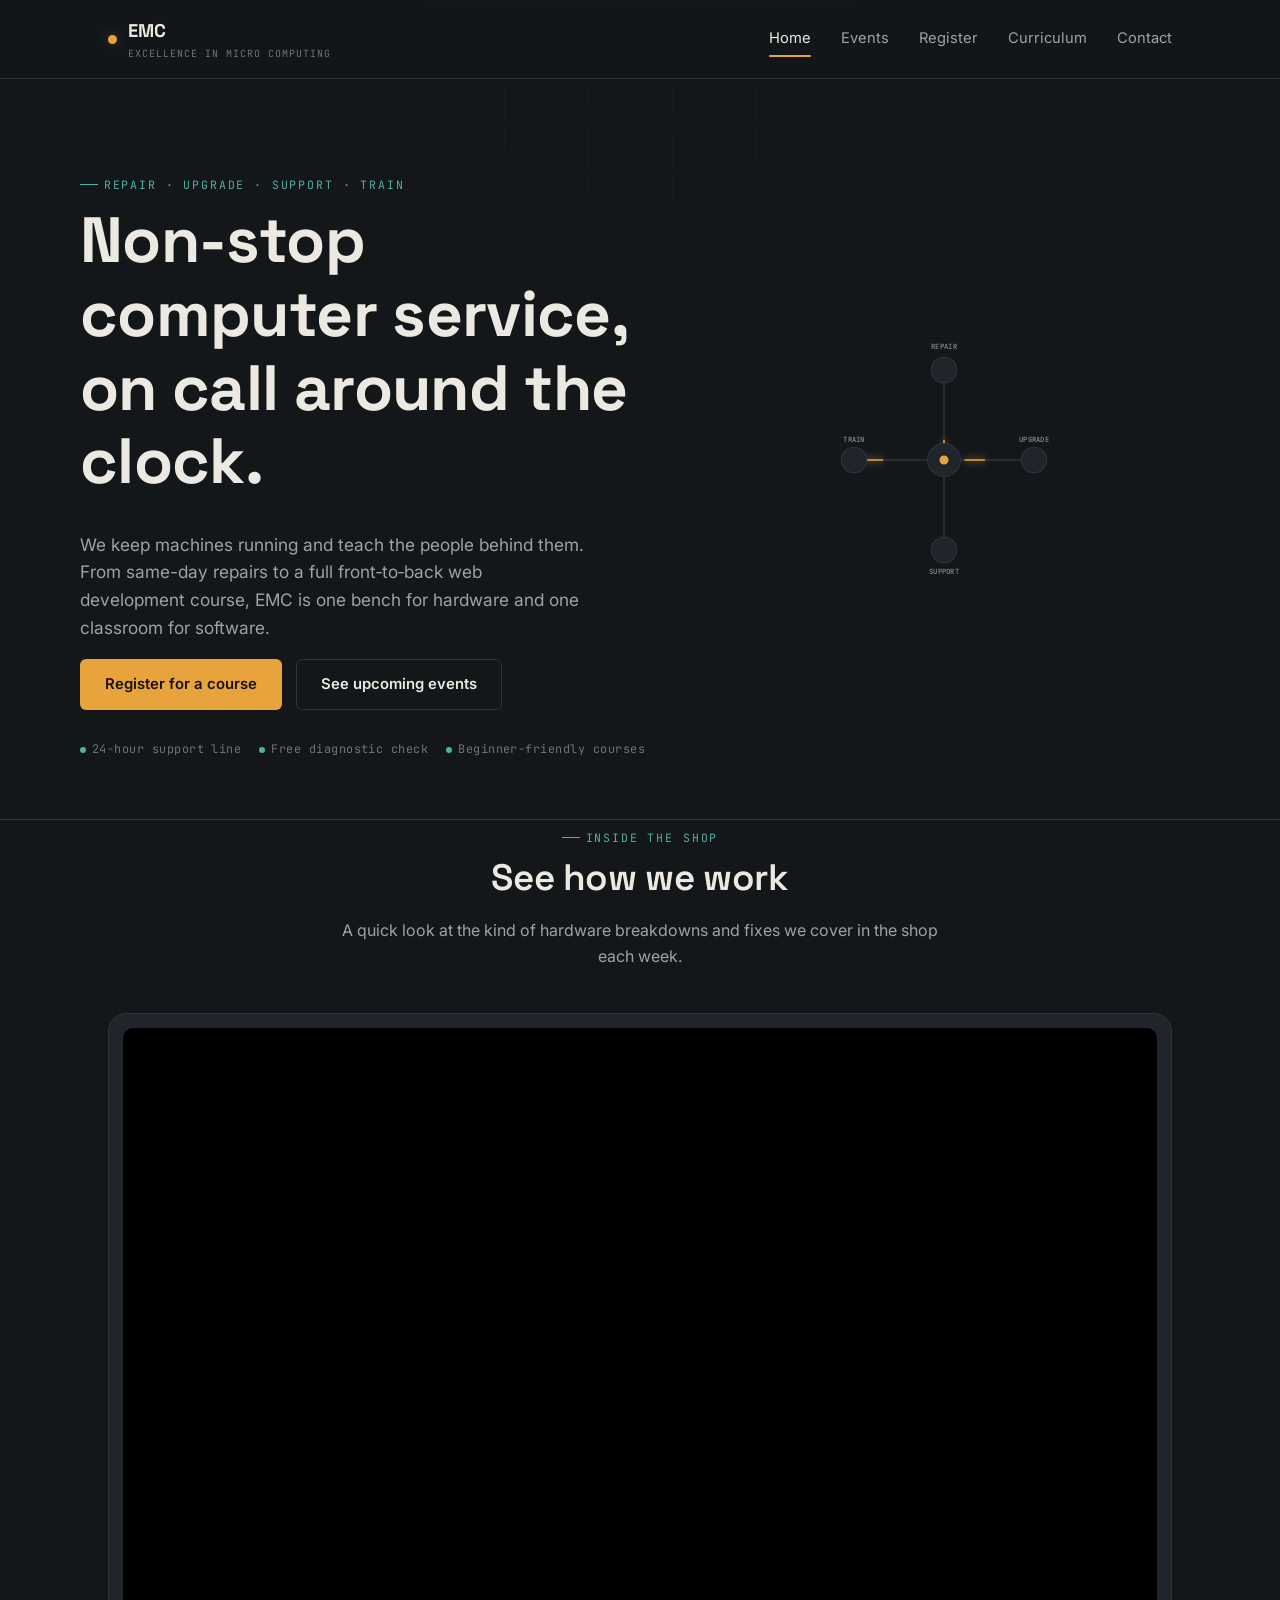
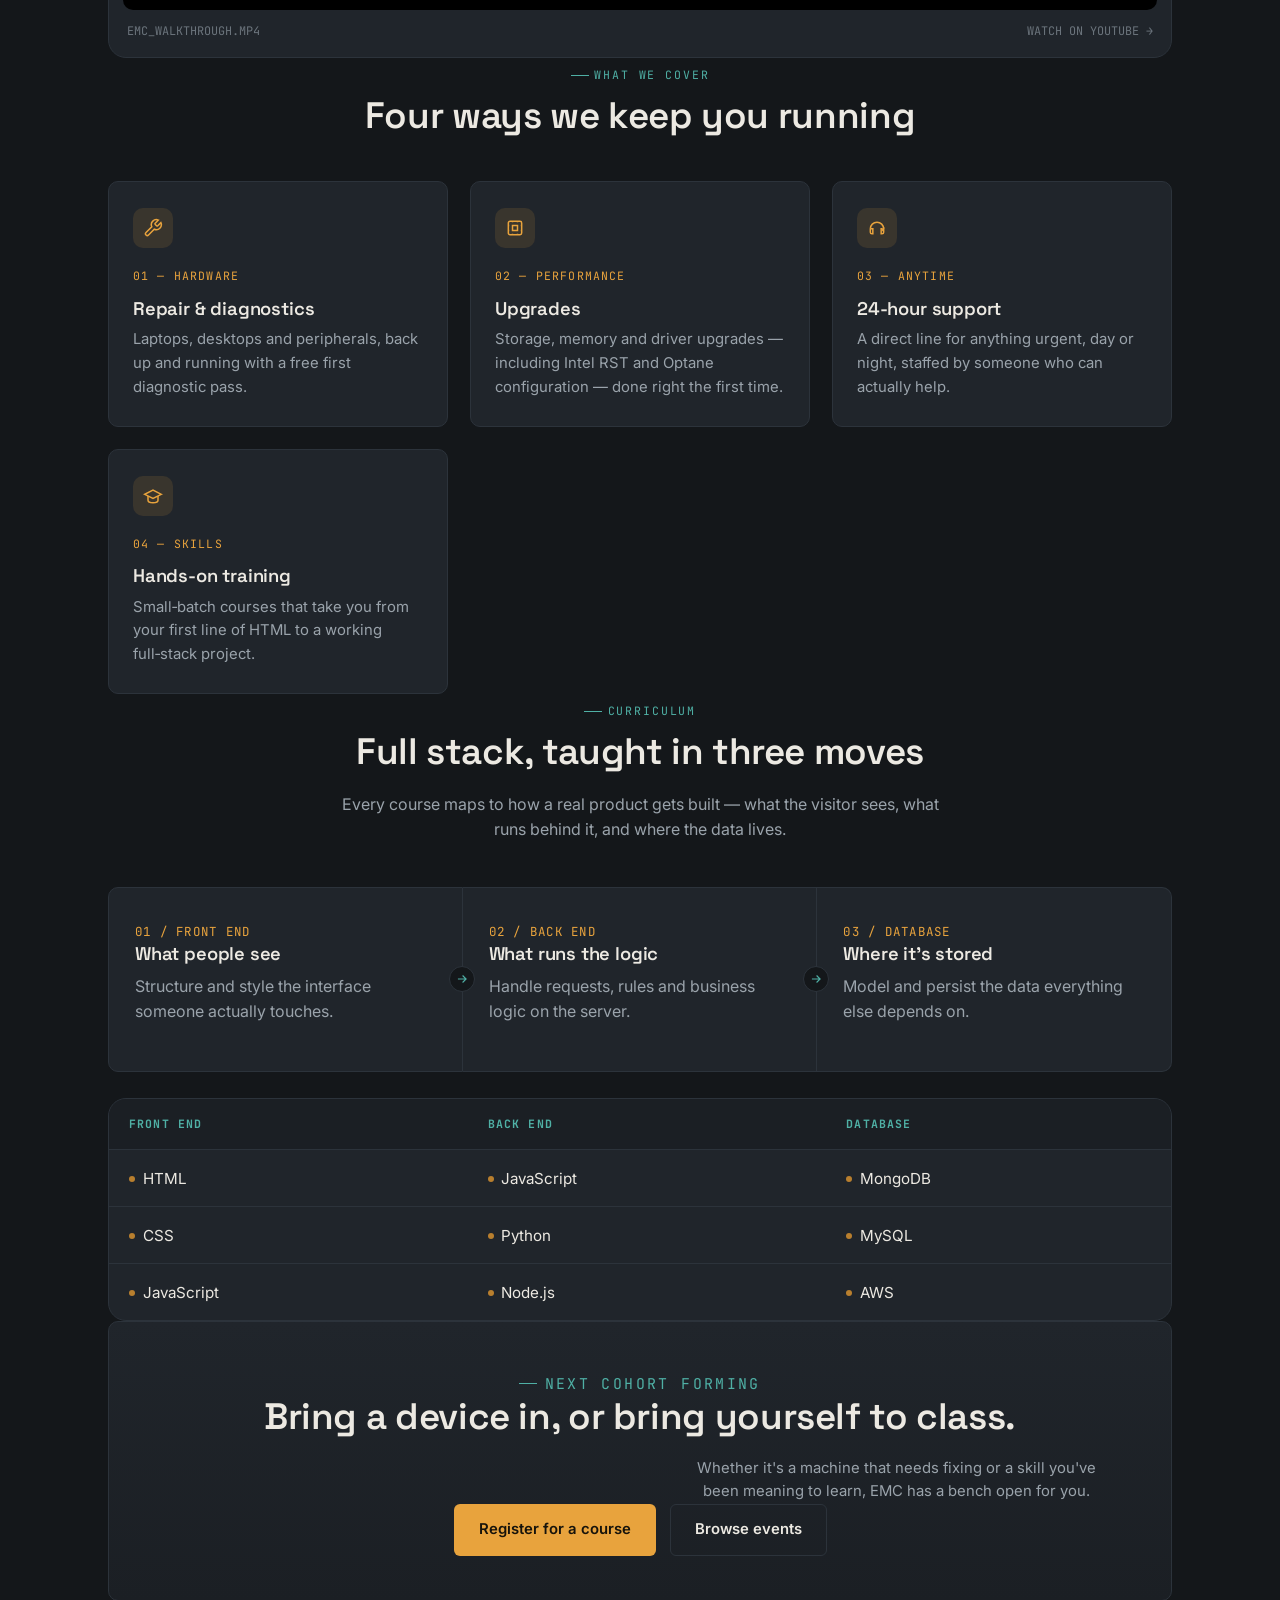
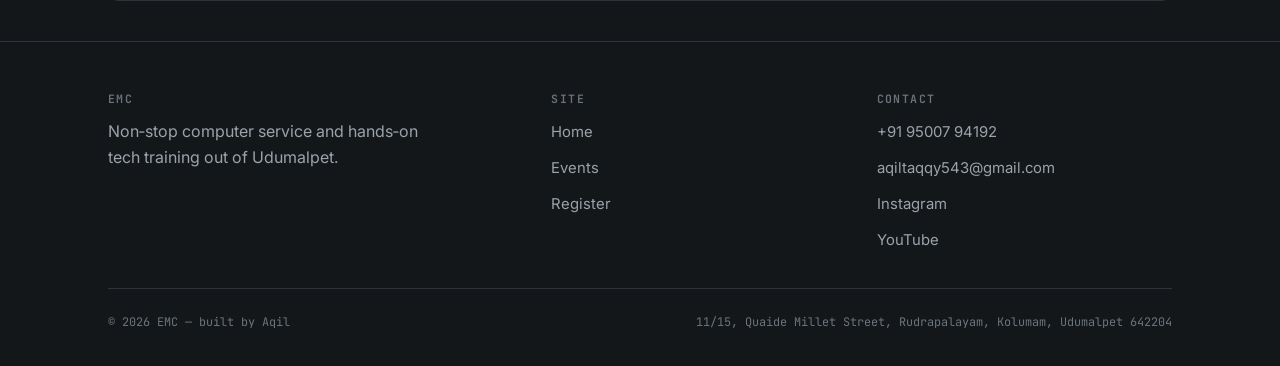
<file: index.html>
<!DOCTYPE html>
<html lang="en">
<head>
<meta charset="UTF-8">
<meta name="viewport" content="width=device-width, initial-scale=1.0">
<title>EMC — Excellence in Micro Computing</title>
<meta name="description" content="24-hour computer repair, upgrades and hands-on tech training.">
<link rel="preconnect" href="https://fonts.googleapis.com">
<link href="https://fonts.googleapis.com/css2?family=Space+Grotesk:wght@500;600;700&family=Inter:wght@400;500;600&family=JetBrains+Mono:wght@400;500&display=swap" rel="stylesheet">
<link rel="stylesheet" href="style.css">
</head>
<body>

<header class="site-header">
  <nav class="nav">
    <a href="index.html" class="brand">
      <span class="dot"></span>
      <span>EMC<small>EXCELLENCE&nbsp;IN&nbsp;MICRO&nbsp;COMPUTING</small></span>
    </a>
    <ul class="nav-links">
      <li><a href="index.html" class="active">Home</a></li>
      <li><a href="event.html">Events</a></li>
      <li><a href="register.html">Register</a></li>
      <li><a href="#stack">Curriculum</a></li>
      <li><a href="#contact">Contact</a></li>
    </ul>
    <button class="nav-toggle" aria-label="Toggle menu" aria-expanded="false">
      <svg viewBox="0 0 24 24" fill="none" stroke="currentColor" stroke-width="2"><path d="M3 6h18M3 12h18M3 18h18"/></svg>
    </button>
  </nav>
</header>

<main>
  <!-- HERO -->
  <section class="hero container">
    <div>
      <p class="eyebrow">Repair &middot; Upgrade &middot; Support &middot; Train</p>
      <h1>Non‑stop computer service, on call around the clock.</h1>
      <p class="lede">We keep machines running and teach the people behind them. From same-day repairs to a full front‑to‑back web development course, EMC is one bench for hardware and one classroom for software.</p>
      <div class="btn-row">
        <a class="btn btn-primary" href="register.html">Register for a course</a>
        <a class="btn btn-ghost" href="event.html">See upcoming events</a>
      </div>
      <div class="hero-badges">
        <span><i class="pip"></i>24‑hour support line</span>
        <span><i class="pip"></i>Free diagnostic check</span>
        <span><i class="pip"></i>Beginner‑friendly courses</span>
      </div>
    </div>

    <div class="circuit-wrap" aria-hidden="true">
      <svg viewBox="0 0 400 400">
        <path class="trace-line" d="M200,200 L200,80 L200,200 L320,200 L200,200 L200,320 L200,200 L80,200 L200,200" />
        <path class="trace-pulse" d="M200,200 L200,80 L200,200 L320,200 L200,200 L200,320 L200,200 L80,200 L200,200" />

        <circle class="node" cx="200" cy="200" r="22"/>
        <circle class="node-core" cx="200" cy="200" r="6"/>

        <circle class="node" cx="200" cy="80" r="17"/>
        <circle class="node-pulse" cx="200" cy="80" r="16"/>
        <text class="node-label" x="200" y="52" text-anchor="middle">Repair</text>

        <circle class="node" cx="320" cy="200" r="17"/>
        <circle class="node-pulse" cx="320" cy="200" r="16"/>
        <text class="node-label" x="320" y="176" text-anchor="middle">Upgrade</text>

        <circle class="node" cx="200" cy="320" r="17"/>
        <circle class="node-pulse" cx="200" cy="320" r="16"/>
        <text class="node-label" x="200" y="352" text-anchor="middle">Support</text>

        <circle class="node" cx="80" cy="200" r="17"/>
        <circle class="node-pulse" cx="80" cy="200" r="16"/>
        <text class="node-label" x="80" y="176" text-anchor="middle">Train</text>
      </svg>
    </div>
  </section>

  <hr class="rule">

  <!-- VIDEO -->
  <section class="container">
    <div class="section-head">
      <p class="eyebrow">Inside the shop</p>
      <h2>See how we work</h2>
      <p>A quick look at the kind of hardware breakdowns and fixes we cover in the shop each week.</p>
    </div>
    <div class="media-frame">
      <div class="ratio">
        <iframe src="https://www.youtube.com/embed/Rb_Fq76Mh6w?si=xO8lwXDH2MADVSHw" title="EMC shop walkthrough" frameborder="0" allow="accelerometer; autoplay; clipboard-write; encrypted-media; gyroscope; picture-in-picture; web-share" referrerpolicy="strict-origin-when-cross-origin" allowfullscreen></iframe>
      </div>
      <div class="media-caption">
        <span>EMC_WALKTHROUGH.MP4</span>
        <span>WATCH ON YOUTUBE →</span>
      </div>
    </div>
  </section>

  <!-- SERVICES -->
  <section class="container">
    <div class="section-head">
      <p class="eyebrow">What we cover</p>
      <h2>Four ways we keep you running</h2>
    </div>
    <div class="grid-3">
      <div class="card">
        <div class="icon-badge">
          <svg viewBox="0 0 24 24" fill="none" stroke="currentColor" stroke-width="1.8"><path d="M14.7 6.3a1 1 0 0 0 0 1.4l1.6 1.6a1 1 0 0 0 1.4 0l3.77-3.77a6 6 0 0 1-7.94 7.94l-6.91 6.91a2.12 2.12 0 0 1-3-3l6.91-6.91a6 6 0 0 1 7.94-7.94l-3.76 3.76z"/></svg>
        </div>
        <span class="idx">01 — HARDWARE</span>
        <h3>Repair &amp; diagnostics</h3>
        <p>Laptops, desktops and peripherals, back up and running with a free first diagnostic pass.</p>
      </div>
      <div class="card">
        <div class="icon-badge">
          <svg viewBox="0 0 24 24" fill="none" stroke="currentColor" stroke-width="1.8"><rect x="4" y="4" width="16" height="16" rx="2"/><path d="M9 9h6v6H9z"/><path d="M4 9h1M4 15h1M19 9h1M19 15h1M9 4v1M15 4v1M9 19v1M15 19v1"/></svg>
        </div>
        <span class="idx">02 — PERFORMANCE</span>
        <h3>Upgrades</h3>
        <p>Storage, memory and driver upgrades — including Intel RST and Optane configuration — done right the first time.</p>
      </div>
      <div class="card">
        <div class="icon-badge">
          <svg viewBox="0 0 24 24" fill="none" stroke="currentColor" stroke-width="1.8"><path d="M4 13a8 8 0 0 1 16 0"/><path d="M4 13v4a2 2 0 0 0 2 2h1v-6H5a1 1 0 0 0-1 1z"/><path d="M20 13v4a2 2 0 0 1-2 2h-1v-6h1a1 1 0 0 1 1 1z"/></svg>
        </div>
        <span class="idx">03 — ANYTIME</span>
        <h3>24‑hour support</h3>
        <p>A direct line for anything urgent, day or night, staffed by someone who can actually help.</p>
      </div>
      <div class="card">
        <div class="icon-badge">
          <svg viewBox="0 0 24 24" fill="none" stroke="currentColor" stroke-width="1.8"><path d="M22 10 12 5 2 10l10 5 10-5Z"/><path d="M6 12v5c0 1.5 2.5 3 6 3s6-1.5 6-3v-5"/></svg>
        </div>
        <span class="idx">04 — SKILLS</span>
        <h3>Hands‑on training</h3>
        <p>Small‑batch courses that take you from your first line of HTML to a working full‑stack project.</p>
      </div>
    </div>
  </section>

  <!-- STACK / CURRICULUM -->
  <section class="container" id="stack">
    <div class="section-head">
      <p class="eyebrow">Curriculum</p>
      <h2>Full stack, taught in three moves</h2>
      <p>Every course maps to how a real product gets built — what the visitor sees, what runs behind it, and where the data lives.</p>
    </div>

    <div class="pipeline">
      <div class="stage">
        <span class="num">01 / FRONT END</span>
        <h3>What people see</h3>
        <p>Structure and style the interface someone actually touches.</p>
        <div class="arrow">
          <svg width="14" height="14" viewBox="0 0 24 24" fill="none" stroke="currentColor" stroke-width="2"><path d="M5 12h14M13 6l6 6-6 6"/></svg>
        </div>
      </div>
      <div class="stage">
        <span class="num">02 / BACK END</span>
        <h3>What runs the logic</h3>
        <p>Handle requests, rules and business logic on the server.</p>
        <div class="arrow">
          <svg width="14" height="14" viewBox="0 0 24 24" fill="none" stroke="currentColor" stroke-width="2"><path d="M5 12h14M13 6l6 6-6 6"/></svg>
        </div>
      </div>
      <div class="stage">
        <span class="num">03 / DATABASE</span>
        <h3>Where it's stored</h3>
        <p>Model and persist the data everything else depends on.</p>
        <div class="arrow"></div>
      </div>
    </div>

    <br>

    <div class="stack-wrap">
      <table class="stack">
        <thead>
          <tr><th>Front end</th><th>Back end</th><th>Database</th></tr>
        </thead>
        <tbody>
          <tr>
            <td><span class="tag">HTML</span></td>
            <td><span class="tag">JavaScript</span></td>
            <td><span class="tag">MongoDB</span></td>
          </tr>
          <tr>
            <td><span class="tag">CSS</span></td>
            <td><span class="tag">Python</span></td>
            <td><span class="tag">MySQL</span></td>
          </tr>
          <tr>
            <td><span class="tag">JavaScript</span></td>
            <td><span class="tag">Node.js</span></td>
            <td><span class="tag">AWS</span></td>
          </tr>
        </tbody>
      </table>
    </div>
  </section>

  <!-- CTA -->
  <section class="container">
    <div class="card" style="padding:44px; text-align:center; background:linear-gradient(180deg, var(--surface), var(--bg-elev));">
      <p class="eyebrow" style="justify-content:center;">Next cohort forming</p>
      <h2 style="max-width:34ch; margin-inline:auto;">Bring a device in, or bring yourself to class.</h2>
      <p style="max-width:46ch; margin-inline:auto 24px;">Whether it's a machine that needs fixing or a skill you've been meaning to learn, EMC has a bench open for you.</p>
      <div class="btn-row" style="justify-content:center;">
        <a class="btn btn-primary" href="register.html">Register for a course</a>
        <a class="btn btn-ghost" href="event.html">Browse events</a>
      </div>
    </div>
  </section>
</main>

<footer class="site-footer" id="contact">
  <div class="container">
    <div class="footer-grid">
      <div>
        <h4>EMC</h4>
        <p style="max-width:34ch;">Non‑stop computer service and hands‑on tech training out of Udumalpet.</p>
      </div>
      <div>
        <h4>Site</h4>
        <ul class="footer-links">
          <li><a href="index.html">Home</a></li>
          <li><a href="event.html">Events</a></li>
          <li><a href="register.html">Register</a></li>
        </ul>
      </div>
      <div>
        <h4>Contact</h4>
        <ul class="footer-links">
          <li><a href="tel:+919500794192">+91 95007 94192</a></li>
          <li><a href="mailto:aqiltaqqy543@gmail.com">aqiltaqqy543@gmail.com</a></li>
          <li><a href="https://www.instagram.com/_aqil__a/" target="_blank" rel="noopener">Instagram</a></li>
          <li><a href="https://www.youtube.com/watch?v=Rb_Fq76Mh6w" target="_blank" rel="noopener">YouTube</a></li>
        </ul>
      </div>
    </div>
    <div class="footer-bottom">
      <span>© 2026 EMC — built by Aqil</span>
      <span>11/15, Quaide Millet Street, Rudrapalayam, Kolumam, Udumalpet 642204</span>
    </div>
  </div>
</footer>

<script src="script.js"></script>
</body>
</html>
</file>
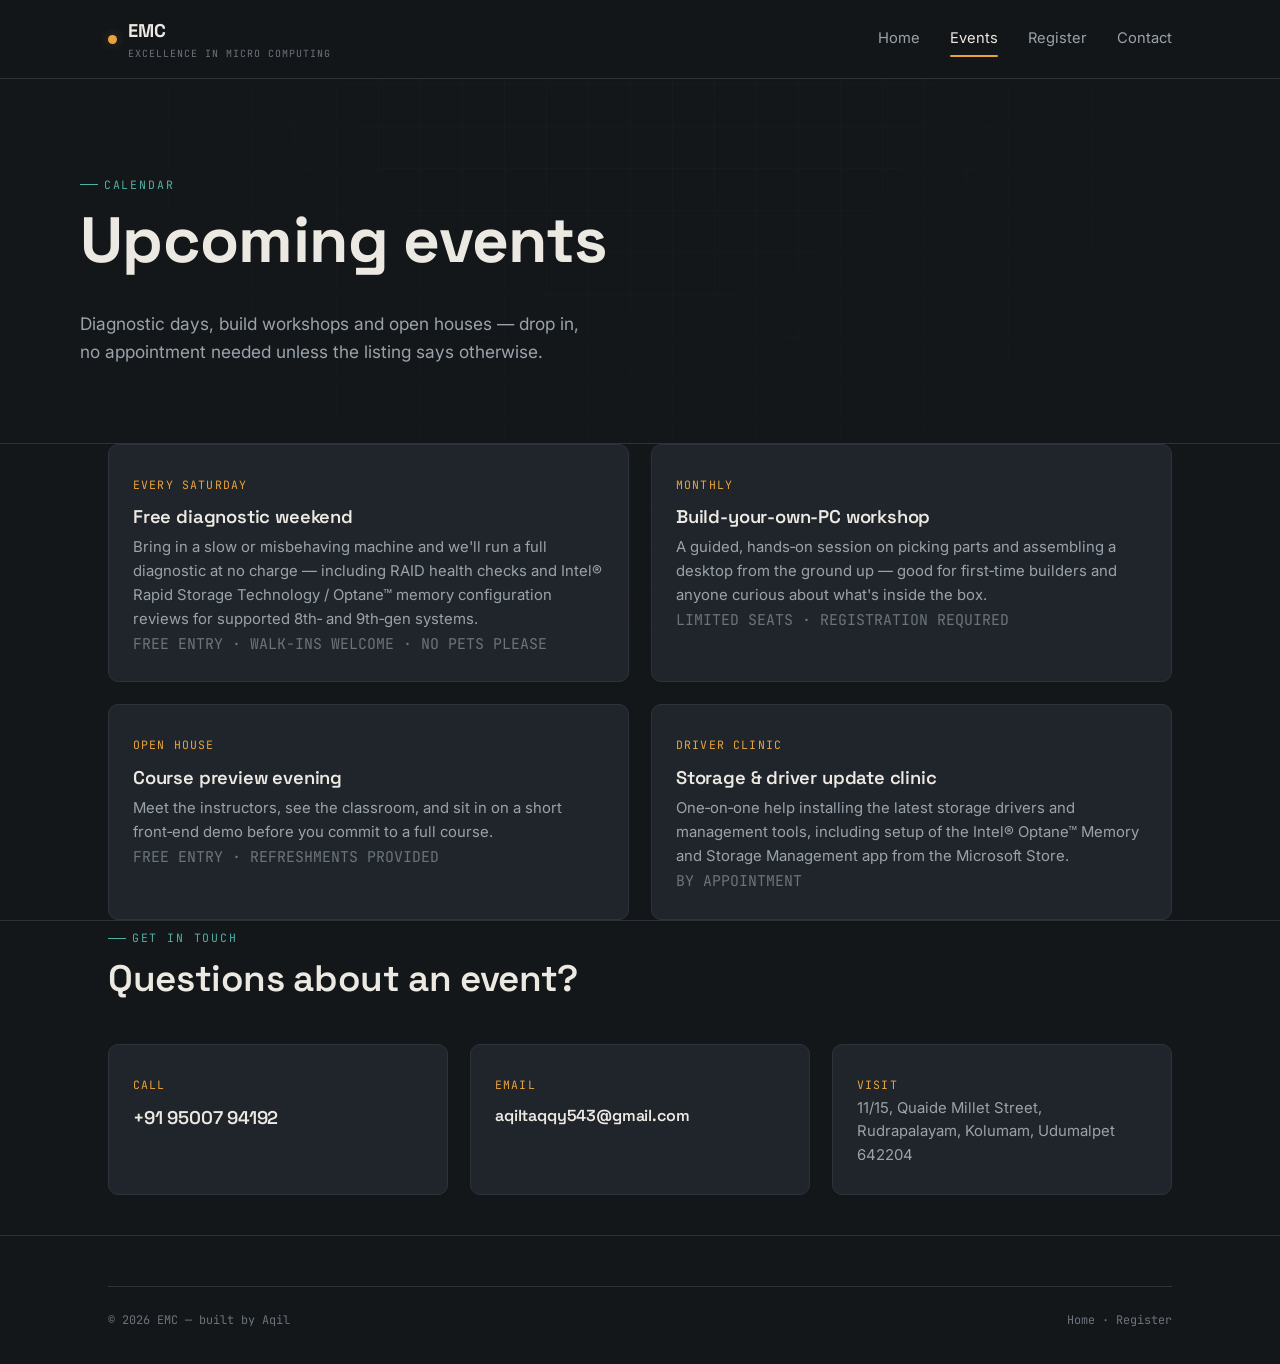
<file: event.html>
<!DOCTYPE html>
<html lang="en">
<head>
<meta charset="UTF-8">
<meta name="viewport" content="width=device-width, initial-scale=1.0">
<title>Events — EMC</title>
<meta name="description" content="Upcoming workshops, open houses and diagnostic days at EMC.">
<link rel="preconnect" href="https://fonts.googleapis.com">
<link href="https://fonts.googleapis.com/css2?family=Space+Grotesk:wght@500;600;700&family=Inter:wght@400;500;600&family=JetBrains+Mono:wght@400;500&display=swap" rel="stylesheet">
<link rel="stylesheet" href="style.css">
</head>
<body>

<header class="site-header">
  <nav class="nav">
    <a href="index.html" class="brand">
      <span class="dot"></span>
      <span>EMC<small>EXCELLENCE&nbsp;IN&nbsp;MICRO&nbsp;COMPUTING</small></span>
    </a>
    <ul class="nav-links">
      <li><a href="index.html">Home</a></li>
      <li><a href="event.html" class="active">Events</a></li>
      <li><a href="register.html">Register</a></li>
      <li><a href="index.html#contact">Contact</a></li>
    </ul>
    <button class="nav-toggle" aria-label="Toggle menu" aria-expanded="false">
      <svg viewBox="0 0 24 24" fill="none" stroke="currentColor" stroke-width="2"><path d="M3 6h18M3 12h18M3 18h18"/></svg>
    </button>
  </nav>
</header>

<main>
  <section class="hero container" style="grid-template-columns:1fr;">
    <div>
      <p class="eyebrow">Calendar</p>
      <h1>Upcoming events</h1>
      <p class="lede">Diagnostic days, build workshops and open houses — drop in, no appointment needed unless the listing says otherwise.</p>
    </div>
  </section>

  <hr class="rule">

  <section class="container">
    <div class="grid-2">

      <article class="card">
        <span class="idx">EVERY SATURDAY</span>
        <h3>Free diagnostic weekend</h3>
        <p>Bring in a slow or misbehaving machine and we'll run a full diagnostic at no charge — including RAID health checks and Intel® Rapid Storage Technology / Optane™ memory configuration reviews for supported 8th‑ and 9th‑gen systems.</p>
        <p class="tiny-note">FREE ENTRY · WALK‑INS WELCOME · NO PETS PLEASE</p>
      </article>

      <article class="card">
        <span class="idx">MONTHLY</span>
        <h3>Build‑your‑own‑PC workshop</h3>
        <p>A guided, hands‑on session on picking parts and assembling a desktop from the ground up — good for first‑time builders and anyone curious about what's inside the box.</p>
        <p class="tiny-note">LIMITED SEATS · REGISTRATION REQUIRED</p>
      </article>

      <article class="card">
        <span class="idx">OPEN HOUSE</span>
        <h3>Course preview evening</h3>
        <p>Meet the instructors, see the classroom, and sit in on a short front‑end demo before you commit to a full course.</p>
        <p class="tiny-note">FREE ENTRY · REFRESHMENTS PROVIDED</p>
      </article>

      <article class="card">
        <span class="idx">DRIVER CLINIC</span>
        <h3>Storage &amp; driver update clinic</h3>
        <p>One‑on‑one help installing the latest storage drivers and management tools, including setup of the Intel® Optane™ Memory and Storage Management app from the Microsoft Store.</p>
        <p class="tiny-note">BY APPOINTMENT</p>
      </article>

    </div>
  </section>

  <hr class="rule">

  <section class="container" id="contact-block">
    <div class="section-head left">
      <p class="eyebrow">Get in touch</p>
      <h2>Questions about an event?</h2>
    </div>
    <div class="grid-3">
      <div class="card">
        <span class="idx">CALL</span>
        <h3><a href="tel:+919500794192">+91 95007 94192</a></h3>
      </div>
      <div class="card">
        <span class="idx">EMAIL</span>
        <h3 style="font-size:1rem;"><a href="mailto:aqiltaqqy543@gmail.com">aqiltaqqy543@gmail.com</a></h3>
      </div>
      <div class="card">
        <span class="idx">VISIT</span>
        <p style="margin:0;">11/15, Quaide Millet Street, Rudrapalayam, Kolumam, Udumalpet 642204</p>
      </div>
    </div>
  </section>
</main>

<footer class="site-footer">
  <div class="container">
    <div class="footer-bottom">
      <span>© 2026 EMC — built by Aqil</span>
      <span><a href="index.html">Home</a> · <a href="register.html">Register</a></span>
    </div>
  </div>
</footer>

<script src="script.js"></script>
</body>
</html>
</file>
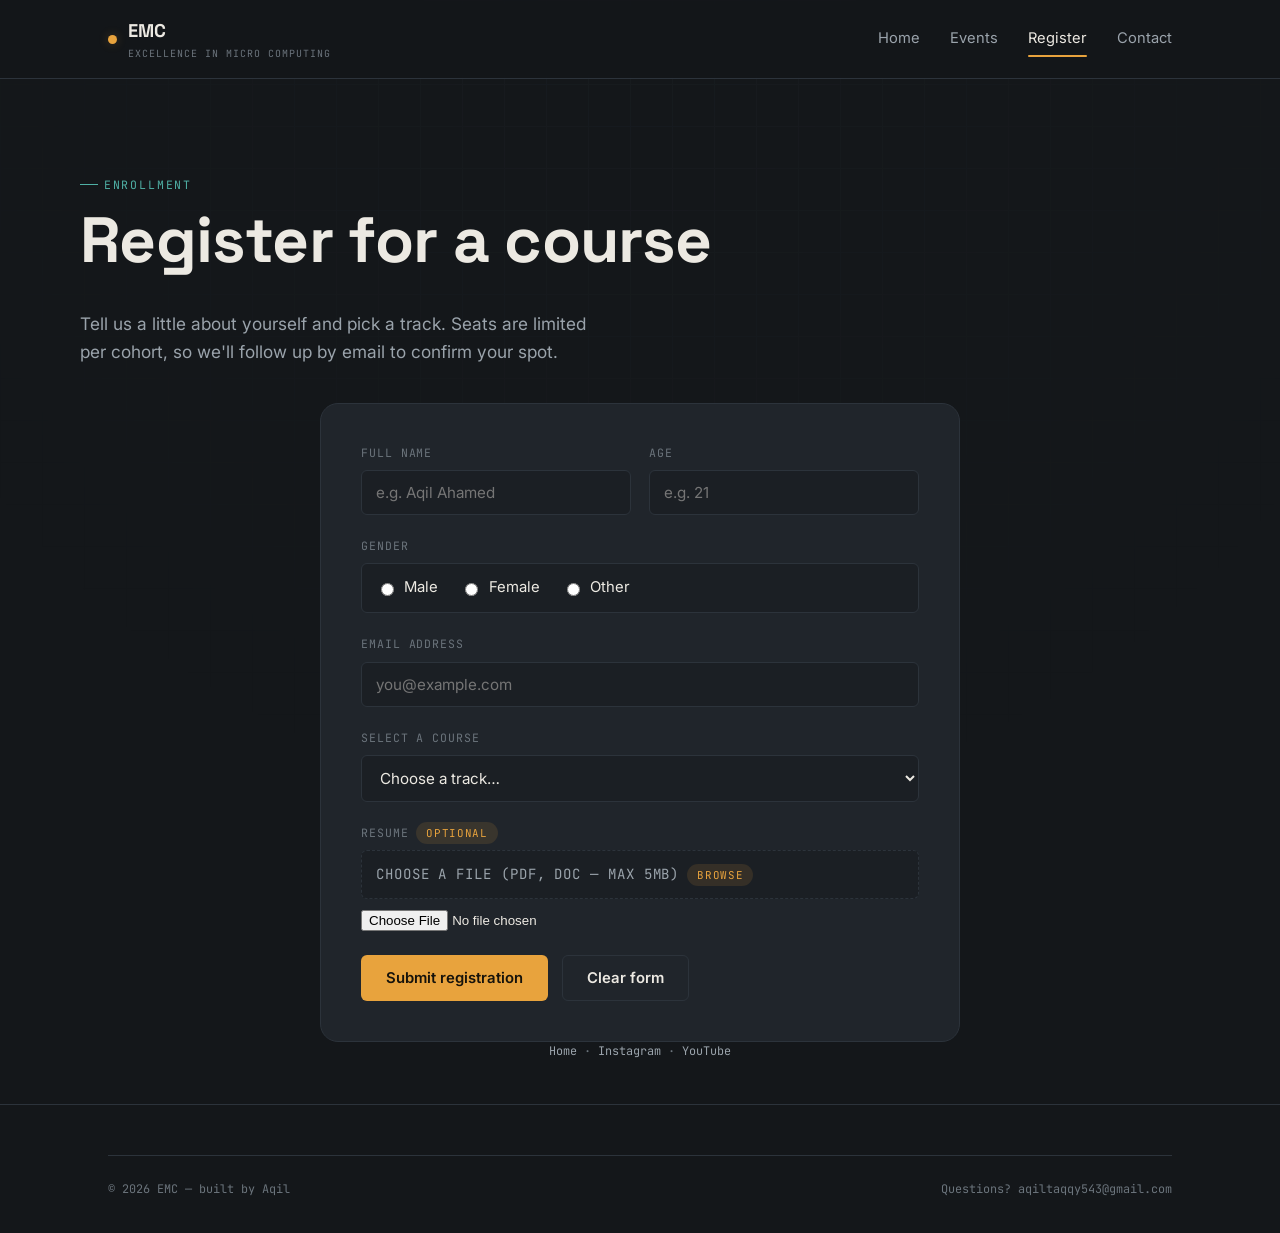
<file: register.html>
<!DOCTYPE html>
<html lang="en">
<head>
<meta charset="UTF-8">
<meta name="viewport" content="width=device-width, initial-scale=1.0">
<title>Register — EMC</title>
<meta name="description" content="Register for a course at EMC.">
<link rel="preconnect" href="https://fonts.googleapis.com">
<link href="https://fonts.googleapis.com/css2?family=Space+Grotesk:wght@500;600;700&family=Inter:wght@400;500;600&family=JetBrains+Mono:wght@400;500&display=swap" rel="stylesheet">
<link rel="stylesheet" href="style.css">
<style>
  .form-shell{
    max-width: 640px;
    margin: 0 auto;
    background: var(--surface);
    border: 1px solid var(--border);
    border-radius: var(--radius-l);
    padding: 40px;
  }
  .field{ margin-bottom: 22px; }
  .field label{
    display:block;
    font-family: var(--font-mono);
    font-size: .72rem;
    letter-spacing:.08em;
    text-transform: uppercase;
    color: var(--text-dim);
    margin-bottom: 8px;
  }
  .field input[type="text"],
  .field input[type="email"],
  .field input[type="number"],
  .field select{
    width:100%;
    background: var(--bg-elev);
    border: 1px solid var(--border);
    border-radius: var(--radius-s);
    padding: 12px 14px;
    color: var(--text);
    font-family: var(--font-body);
    font-size: .95rem;
    transition: border-color .2s;
  }
  .field input:focus, .field select:focus{ border-color: var(--accent); }
  .field.invalid input, .field.invalid select, .field.invalid .radio-row{
    border-color: #D96A5A;
  }
  .field .error-msg{
    display:none;
    color: #D96A5A;
    font-size: .78rem;
    margin-top: 6px;
    font-family: var(--font-mono);
  }
  .field.invalid .error-msg{ display:block; }
  .radio-row{
    display:flex; gap: 22px;
    background: var(--bg-elev);
    border: 1px solid var(--border);
    border-radius: var(--radius-s);
    padding: 12px 14px;
  }
  .radio-row label{
    display:flex; align-items:center; gap:.5em;
    font-family: var(--font-body);
    text-transform:none; letter-spacing:0;
    color: var(--text); font-size:.93rem; margin:0;
  }
  .field-row{ display:grid; grid-template-columns: 1fr 1fr; gap: 18px; }
  .file-drop{
    display:flex; align-items:center; justify-content:space-between;
    background: var(--bg-elev);
    border: 1px dashed var(--border);
    border-radius: var(--radius-s);
    padding: 12px 14px;
    cursor:pointer;
  }
  #file-label{ font-size:.88rem; color: var(--text-muted); }
  .file-drop input[type="file"]{ display:none; }
  .chip{
    font-family: var(--font-mono);
    font-size: .68rem;
    letter-spacing: .06em;
    background: var(--accent-soft);
    color: var(--accent);
    border-radius: 999px;
    padding: 4px 10px;
  }
  .form-actions{ display:flex; gap:14px; margin-top: 6px; }
  #form-success{
    margin-top: 22px;
    background: var(--trace-soft);
    border: 1px solid var(--trace);
    color: var(--text);
    border-radius: var(--radius-s);
    padding: 14px 16px;
    font-size: .92rem;
  }
  @media (max-width: 600px){
    .form-shell{ padding: 26px 20px; }
    .field-row{ grid-template-columns: 1fr; }
  }
</style>
</head>
<body>

<header class="site-header">
  <nav class="nav">
    <a href="index.html" class="brand">
      <span class="dot"></span>
      <span>EMC<small>EXCELLENCE&nbsp;IN&nbsp;MICRO&nbsp;COMPUTING</small></span>
    </a>
    <ul class="nav-links">
      <li><a href="index.html">Home</a></li>
      <li><a href="event.html">Events</a></li>
      <li><a href="register.html" class="active">Register</a></li>
      <li><a href="index.html#contact">Contact</a></li>
    </ul>
    <button class="nav-toggle" aria-label="Toggle menu" aria-expanded="false">
      <svg viewBox="0 0 24 24" fill="none" stroke="currentColor" stroke-width="2"><path d="M3 6h18M3 12h18M3 18h18"/></svg>
    </button>
  </nav>
</header>

<main>
  <section class="hero container" style="grid-template-columns:1fr; padding-bottom:20px;">
    <div>
      <p class="eyebrow">Enrollment</p>
      <h1>Register for a course</h1>
      <p class="lede">Tell us a little about yourself and pick a track. Seats are limited per cohort, so we'll follow up by email to confirm your spot.</p>
    </div>
  </section>

  <section class="container">
    <form class="form-shell" id="reg-form" novalidate>

      <div class="field-row">
        <div class="field">
          <label for="name">Full name</label>
          <input type="text" id="name" name="name" placeholder="e.g. Aqil Ahamed" required>
          <span class="error-msg">Enter your name to continue.</span>
        </div>
        <div class="field">
          <label for="age">Age</label>
          <input type="number" id="age" name="age" placeholder="e.g. 21" min="10" max="99" required>
          <span class="error-msg">Enter a valid age.</span>
        </div>
      </div>

      <div class="field">
        <label>Gender</label>
        <div class="radio-row">
          <label><input type="radio" name="gender" value="male" required> Male</label>
          <label><input type="radio" name="gender" value="female" required> Female</label>
          <label><input type="radio" name="gender" value="other" required> Other</label>
        </div>
        <span class="error-msg">Select one option.</span>
      </div>

      <div class="field">
        <label for="email">Email address</label>
        <input type="email" id="email" name="email" placeholder="you@example.com" required>
        <span class="error-msg">Enter a valid email address.</span>
      </div>

      <div class="field">
        <label for="course">Select a course</label>
        <select id="course" name="course" required>
          <option value="" disabled selected>Choose a track…</option>
          <option>Python Programming</option>
          <option>Java</option>
          <option>JavaScript</option>
          <option>C</option>
          <option>C++</option>
          <option>Full‑Stack Web Development</option>
        </select>
        <span class="error-msg">Pick a course.</span>
      </div>

      <div class="field">
        <label for="resume">Resume <span class="chip">optional</span></label>
        <label class="file-drop" for="resume">
          <span id="file-label">Choose a file (PDF, DOC — max 5MB)</span>
          <span class="chip">Browse</span>
        </label>
        <input type="file" id="resume" name="resume" accept=".pdf,.doc,.docx">
      </div>

      <div class="form-actions">
        <button type="submit" class="btn btn-primary">Submit registration</button>
        <button type="reset" class="btn btn-ghost">Clear form</button>
      </div>

      <p id="form-success" hidden>✓ Thanks — your registration has been recorded. We'll email you to confirm your seat.</p>
    </form>
  </section>

  <section class="container">
    <div class="section-head">
      <p class="tiny-note" style="text-align:center;">
        <a href="index.html" style="color:var(--text-muted);">Home</a> ·
        <a href="https://www.instagram.com/_aqil__a/" target="_blank" rel="noopener" style="color:var(--text-muted);">Instagram</a> ·
        <a href="https://www.youtube.com/watch?v=Rb_Fq76Mh6w" target="_blank" rel="noopener" style="color:var(--text-muted);">YouTube</a>
      </p>
    </div>
  </section>
</main>

<footer class="site-footer">
  <div class="container">
    <div class="footer-bottom">
      <span>© 2026 EMC — built by Aqil</span>
      <span>Questions? <a href="mailto:aqiltaqqy543@gmail.com">aqiltaqqy543@gmail.com</a></span>
    </div>
  </div>
</footer>

<script src="script.js"></script>
</body>
</html>
</file>
<file: style.css>
/* ============================================================
   EMC — Excellence in Micro Computing
   Design tokens: workbench-dark palette, copper solder accent,
   teal trace accent. Display: Space Grotesk. Body: Inter.
   Utility/labels: JetBrains Mono.
   ============================================================ */

:root{
  --bg:        #14171A;
  --bg-elev:   #1B1F24;
  --surface:   #20252B;
  --surface-2: #262C33;
  --border:    #2C333B;
  --text:      #ECE9E2;
  --text-muted:#9AA3AB;
  --text-dim:  #6B747C;

  --accent:      #E8A33D;   /* copper / solder glow */
  --accent-dim:  #B87F2E;
  --accent-soft: rgba(232,163,61,.12);
  --trace:       #4FB0A5;   /* teal circuit trace */
  --trace-soft:  rgba(79,176,165,.14);

  --radius-s: 6px;
  --radius-m: 10px;
  --radius-l: 18px;

  --font-display: 'Space Grotesk', system-ui, sans-serif;
  --font-body: 'Inter', system-ui, sans-serif;
  --font-mono: 'JetBrains Mono', ui-monospace, monospace;

  --container: 1120px;
}

*, *::before, *::after{ box-sizing: border-box; }

html{ scroll-behavior: smooth; }

body{
  margin:0;
  background: var(--bg);
  color: var(--text);
  font-family: var(--font-body);
  font-size: 16px;
  line-height: 1.6;
  -webkit-font-smoothing: antialiased;
}

/* faint circuit-grid backdrop */
body::before{
  content:"";
  position: fixed;
  inset: 0;
  z-index: -1;
  background-image:
    linear-gradient(var(--border) 1px, transparent 1px),
    linear-gradient(90deg, var(--border) 1px, transparent 1px);
  background-size: 42px 42px;
  opacity: .18;
  mask-image: radial-gradient(circle at 50% 0%, black, transparent 75%);
}

img{ max-width:100%; display:block; }
a{ color: inherit; text-decoration: none; }

h1,h2,h3,h4{
  font-family: var(--font-display);
  font-weight: 600;
  line-height: 1.15;
  margin: 0 0 .5em;
  letter-spacing: -0.01em;
}

h1{ font-size: clamp(2.4rem, 5vw, 4rem); font-weight: 700; }
h2{ font-size: clamp(1.6rem, 3vw, 2.3rem); }
h3{ font-size: 1.15rem; }

p{ margin: 0 0 1em; color: var(--text-muted); }

.eyebrow{
  font-family: var(--font-mono);
  font-size: .72rem;
  letter-spacing: .16em;
  text-transform: uppercase;
  color: var(--trace);
  display: inline-flex;
  align-items: center;
  gap: .5em;
  margin-bottom: .9em;
}
.eyebrow::before{
  content:"";
  width: 18px; height: 1px;
  background: var(--trace);
  display:inline-block;
}

.container{
  max-width: var(--container);
  margin: 0 auto;
  padding: 0 28px;
}

/* ---------- focus ---------- */
:focus-visible{
  outline: 2px solid var(--accent);
  outline-offset: 3px;
  border-radius: 4px;
}

/* ---------- nav ---------- */
.site-header{
  position: sticky;
  top: 0;
  z-index: 50;
  background: rgba(20,23,26,.82);
  backdrop-filter: blur(10px);
  border-bottom: 1px solid var(--border);
}
.nav{
  display:flex;
  align-items:center;
  justify-content:space-between;
  padding: 16px 28px;
  max-width: var(--container);
  margin: 0 auto;
}
.brand{
  display:flex;
  align-items:center;
  gap:.6em;
  font-family: var(--font-display);
  font-weight: 700;
  font-size: 1.15rem;
  letter-spacing: -.01em;
}
.brand .dot{
  width:9px; height:9px; border-radius:50%;
  background: var(--accent);
  box-shadow: 0 0 10px 2px var(--accent-soft);
}
.brand small{
  display:block;
  font-family: var(--font-mono);
  font-size: .62rem;
  color: var(--text-dim);
  letter-spacing: .1em;
  font-weight: 400;
  margin-top: 1px;
}
.nav-links{
  display:flex;
  gap: 30px;
  list-style:none;
  margin:0; padding:0;
  font-size: .92rem;
}
.nav-links a{
  color: var(--text-muted);
  position: relative;
  padding: 4px 0;
  transition: color .2s;
}
.nav-links a:hover, .nav-links a.active{ color: var(--text); }
.nav-links a.active::after{
  content:"";
  position:absolute; left:0; right:0; bottom:-6px;
  height:2px; background: var(--accent);
  border-radius: 2px;
}
.nav-toggle{
  display:none;
  background:none; border:1px solid var(--border);
  border-radius: var(--radius-s);
  padding: 8px 10px;
  color: var(--text);
  cursor:pointer;
}
.nav-toggle svg{ width:18px; height:18px; display:block; }

/* ---------- buttons ---------- */
.btn{
  display:inline-flex;
  align-items:center;
  gap:.5em;
  padding: 13px 24px;
  border-radius: var(--radius-s);
  font-family: var(--font-body);
  font-weight: 600;
  font-size: .93rem;
  cursor: pointer;
  border: 1px solid transparent;
  transition: transform .15s ease, background .2s, border-color .2s, color .2s;
}
.btn:active{ transform: translateY(1px); }
.btn-primary{
  background: var(--accent);
  color: #16130B;
}
.btn-primary:hover{ background: #F2B458; }
.btn-ghost{
  background: transparent;
  border-color: var(--border);
  color: var(--text);
}
.btn-ghost:hover{ border-color: var(--trace); color: var(--trace); }
.btn-row{ display:flex; gap: 14px; flex-wrap: wrap; }

/* ---------- hero ---------- */
.hero{
  padding: 88px 0 60px;
  display:grid;
  grid-template-columns: 1.05fr .95fr;
  gap: 40px;
  align-items:center;
}
.hero p.lede{ font-size: 1.08rem; max-width: 46ch; }
.hero-badges{
  display:flex; gap: 18px; flex-wrap:wrap;
  margin-top: 30px;
  font-family: var(--font-mono);
  font-size: .74rem;
  color: var(--text-dim);
  letter-spacing: .04em;
}
.hero-badges span{ display:flex; align-items:center; gap:.5em; }
.hero-badges .pip{ width:6px; height:6px; border-radius:50%; background: var(--trace); }

/* circuit diagram */
.circuit-wrap{
  position:relative;
  aspect-ratio: 1/1;
  max-width: 460px;
  margin: 0 auto;
}
.circuit-wrap svg{ width:100%; height:100%; }
.trace-line{
  fill:none;
  stroke: var(--border);
  stroke-width: 2;
}
.trace-pulse{
  fill:none;
  stroke: var(--accent);
  stroke-width: 2;
  stroke-linecap: round;
  stroke-dasharray: 26 400;
  stroke-dashoffset: 0;
  animation: dash 5.5s linear infinite;
  filter: drop-shadow(0 0 5px var(--accent));
}
@keyframes dash{ to{ stroke-dashoffset: -426; } }
.node{
  fill: var(--surface);
  stroke: var(--border);
  stroke-width: 1.5;
}
.node-core{ fill: var(--accent); }
.node-label{
  font-family: var(--font-mono);
  font-size: 9.5px;
  fill: var(--text-muted);
  letter-spacing: .04em;
  text-transform: uppercase;
}
.node-pulse{
  fill:none;
  stroke: var(--accent);
  opacity: 0;
  animation: nodepulse 5.5s linear infinite;
}
@keyframes nodepulse{
  0%, 100%{ opacity:0; r:16; }
  2%{ opacity:.8; }
  10%{ opacity:0; r:30; }
}

/* ---------- sections ---------- */
section{ padding: 70px 0; }
.section-head{
  max-width: 620px;
  margin: 0 auto 44px;
  text-align:center;
}
.section-head.left{ text-align:left; margin-left:0; }

hr.rule{
  border:none;
  border-top: 1px solid var(--border);
  margin: 0;
}

/* ---------- video ---------- */
.media-frame{
  border: 1px solid var(--border);
  background: var(--surface);
  border-radius: var(--radius-l);
  padding: 14px;
}
.media-frame .ratio{
  position:relative;
  padding-top: 56.25%;
  border-radius: var(--radius-m);
  overflow:hidden;
  background:#000;
}
.media-frame .ratio iframe{
  position:absolute; inset:0; width:100%; height:100%; border:0;
}
.media-caption{
  display:flex; justify-content:space-between; align-items:center;
  padding: 12px 4px 2px;
  font-family: var(--font-mono);
  font-size: .74rem;
  color: var(--text-dim);
}

/* ---------- cards / grid ---------- */
.grid-3{
  display:grid;
  grid-template-columns: repeat(3, 1fr);
  gap: 22px;
}
.grid-2{
  display:grid;
  grid-template-columns: repeat(2, 1fr);
  gap: 22px;
}
.card{
  background: var(--surface);
  border: 1px solid var(--border);
  border-radius: var(--radius-m);
  padding: 26px 24px;
  transition: border-color .2s, transform .2s;
}
.card:hover{ border-color: var(--accent-dim); transform: translateY(-3px); }
.card .idx{
  font-family: var(--font-mono);
  font-size: .72rem;
  color: var(--accent);
  letter-spacing:.1em;
}
.card h3{ margin-top: 10px; }
.card p{ margin-bottom:0; font-size: .93rem; }
.icon-badge{
  width:40px; height:40px;
  border-radius: 10px;
  background: var(--accent-soft);
  display:flex; align-items:center; justify-content:center;
  color: var(--accent);
  margin-bottom: 14px;
}
.icon-badge svg{ width:20px; height:20px; }

/* ---------- stack table ---------- */
.stack-wrap{
  border: 1px solid var(--border);
  border-radius: var(--radius-l);
  overflow: hidden;
  background: var(--surface);
}
table.stack{
  width:100%;
  border-collapse: collapse;
}
table.stack th{
  text-align:left;
  font-family: var(--font-mono);
  font-size: .72rem;
  letter-spacing:.1em;
  text-transform: uppercase;
  color: var(--trace);
  background: var(--bg-elev);
  padding: 16px 20px;
  border-bottom: 1px solid var(--border);
}
table.stack td{
  padding: 15px 20px;
  border-bottom: 1px solid var(--border);
  font-size: .95rem;
  color: var(--text);
}
table.stack tr:last-child td{ border-bottom:none; }
table.stack td .tag{
  display:inline-flex; align-items:center; gap:.5em;
}
table.stack td .tag::before{
  content:"";
  width:6px; height:6px; border-radius:50%;
  background: var(--accent-dim);
}

/* ---------- pipeline (front/back/db) ---------- */
.pipeline{
  display:grid;
  grid-template-columns: repeat(3, 1fr);
  gap: 0;
  position:relative;
}
.pipeline .stage{
  position:relative;
  padding: 30px 26px;
  border: 1px solid var(--border);
  background: var(--surface);
}
.pipeline .stage:not(:first-child){ border-left: none; }
.pipeline .stage:first-child{ border-radius: var(--radius-m) 0 0 var(--radius-m); }
.pipeline .stage:last-child{ border-radius: 0 var(--radius-m) var(--radius-m) 0; }
.pipeline .num{
  font-family: var(--font-mono);
  color: var(--accent);
  font-size: .78rem;
  letter-spacing:.1em;
}
.pipeline .arrow{
  position:absolute;
  right:-13px; top:50%;
  transform:translateY(-50%);
  width:26px; height:26px;
  background: var(--bg);
  border:1px solid var(--border);
  border-radius:50%;
  display:flex; align-items:center; justify-content:center;
  z-index:2;
  color: var(--trace);
}
.pipeline .stage:last-child .arrow{ display:none; }

/* ---------- footer ---------- */
.site-footer{
  border-top: 1px solid var(--border);
  padding: 50px 0 34px;
  margin-top: 40px;
}
.footer-grid{
  display:grid;
  grid-template-columns: 1.4fr 1fr 1fr;
  gap: 30px;
  margin-bottom: 36px;
}
.footer-grid h4{
  font-family: var(--font-mono);
  font-size: .72rem;
  letter-spacing:.12em;
  text-transform: uppercase;
  color: var(--text-dim);
  margin-bottom: 14px;
}
.footer-links{ list-style:none; margin:0; padding:0; display:flex; flex-direction:column; gap:10px; }
.footer-links a{ color: var(--text-muted); font-size:.93rem; transition: color .2s; }
.footer-links a:hover{ color: var(--accent); }
.footer-bottom{
  display:flex; justify-content:space-between; align-items:center;
  padding-top: 24px;
  border-top: 1px solid var(--border);
  font-family: var(--font-mono);
  font-size: .74rem;
  color: var(--text-dim);
  flex-wrap: wrap;
  gap: 10px;
}

/* ---------- misc small ---------- */
.tiny-note{
  font-family: var(--font-mono);
  font-size: .74rem;
  color: var(--text-dim);
}

/* ---------- responsive ---------- */
@media (max-width: 880px){
  .hero{ grid-template-columns: 1fr; padding-top: 40px; }
  .hero .circuit-wrap{ order:-1; max-width: 320px; }
  .grid-3, .footer-grid{ grid-template-columns: 1fr; }
  .grid-2{ grid-template-columns: 1fr; }
  .pipeline{ grid-template-columns: 1fr; }
  .pipeline .stage{ border-left: 1px solid var(--border) !important; border-radius: 0 !important; }
  .pipeline .stage:first-child{ border-radius: var(--radius-m) var(--radius-m) 0 0 !important; }
  .pipeline .stage:last-child{ border-radius: 0 0 var(--radius-m) var(--radius-m) !important; }
  .pipeline .arrow{ right:50%; top:auto; bottom:-13px; transform: translateX(50%) rotate(90deg); }
  .nav-links{
    position:absolute; top:100%; left:0; right:0;
    background: var(--bg-elev);
    border-bottom: 1px solid var(--border);
    flex-direction:column;
    padding: 18px 28px;
    gap: 16px;
    display:none;
  }
  .nav-links.open{ display:flex; }
  .nav-toggle{ display:inline-flex; }
}

@media (prefers-reduced-motion: reduce){
  .trace-pulse, .node-pulse{ animation: none; }
}
</file>
